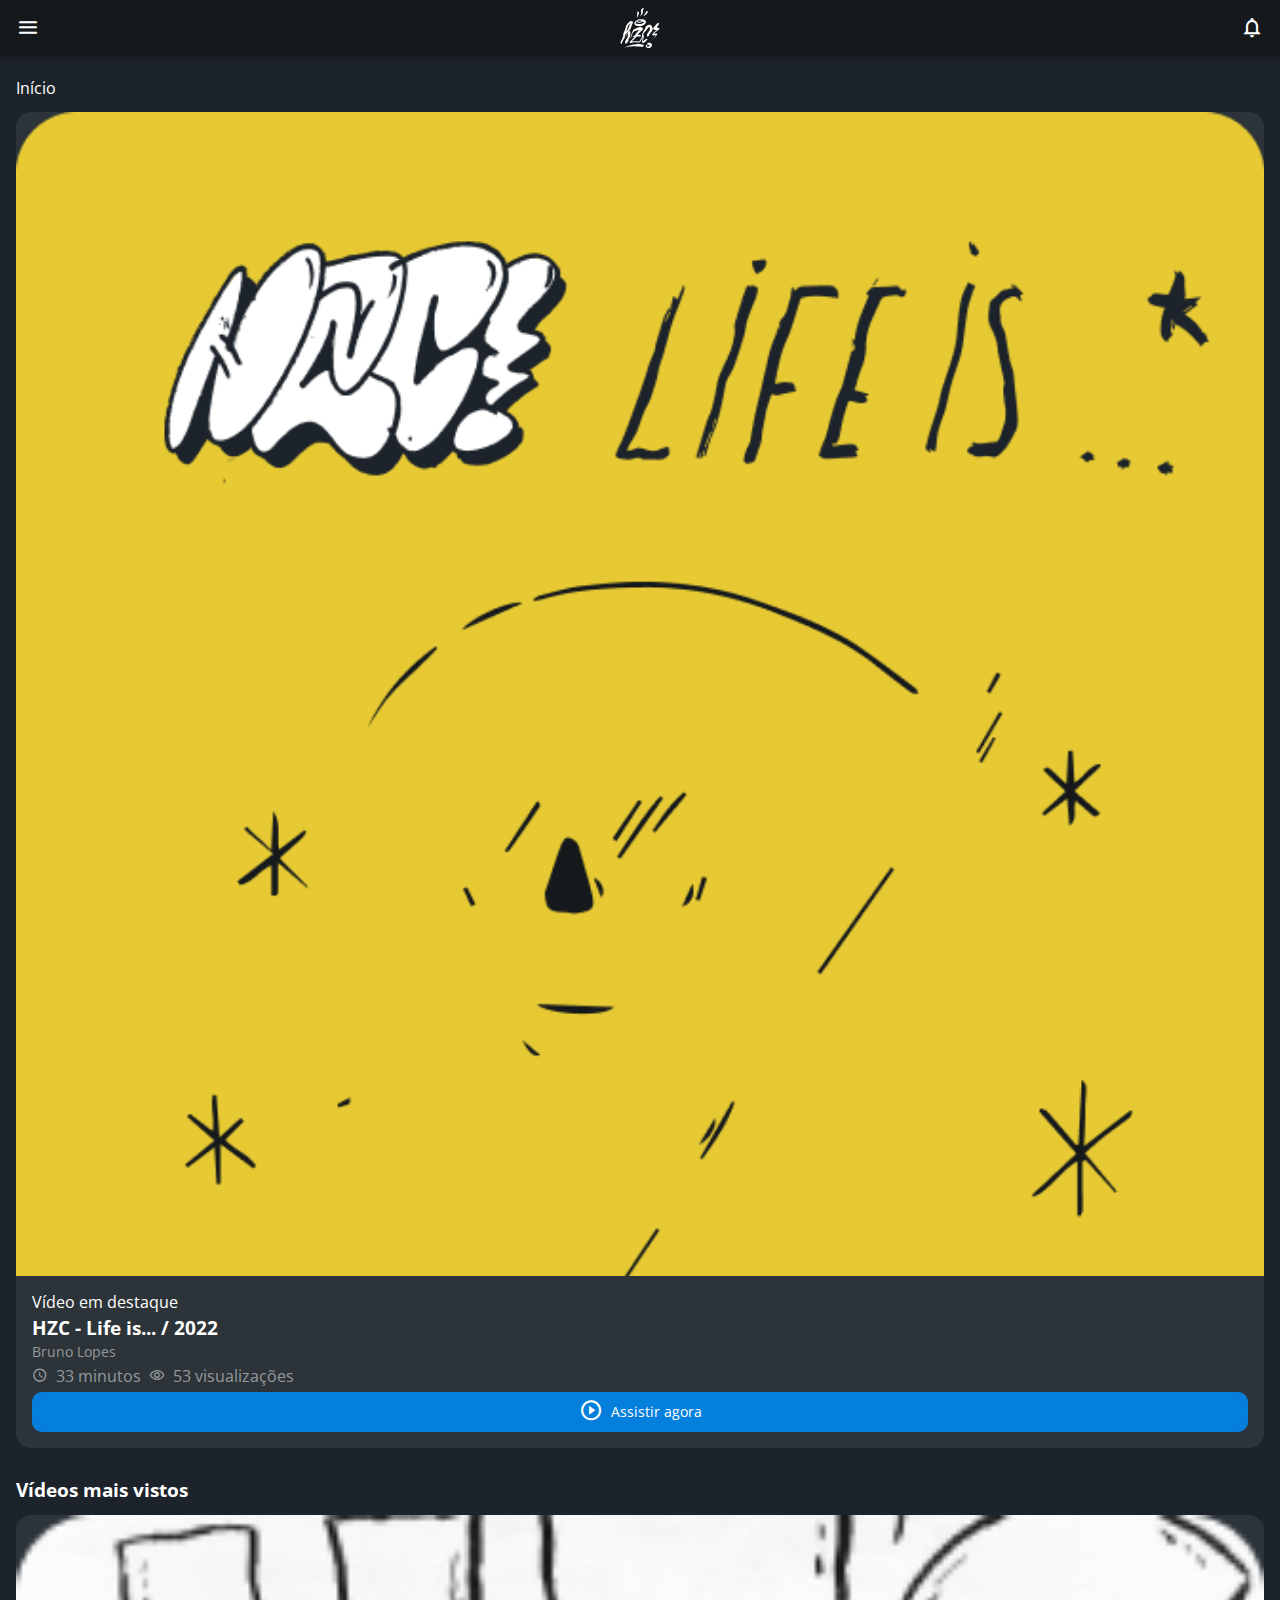
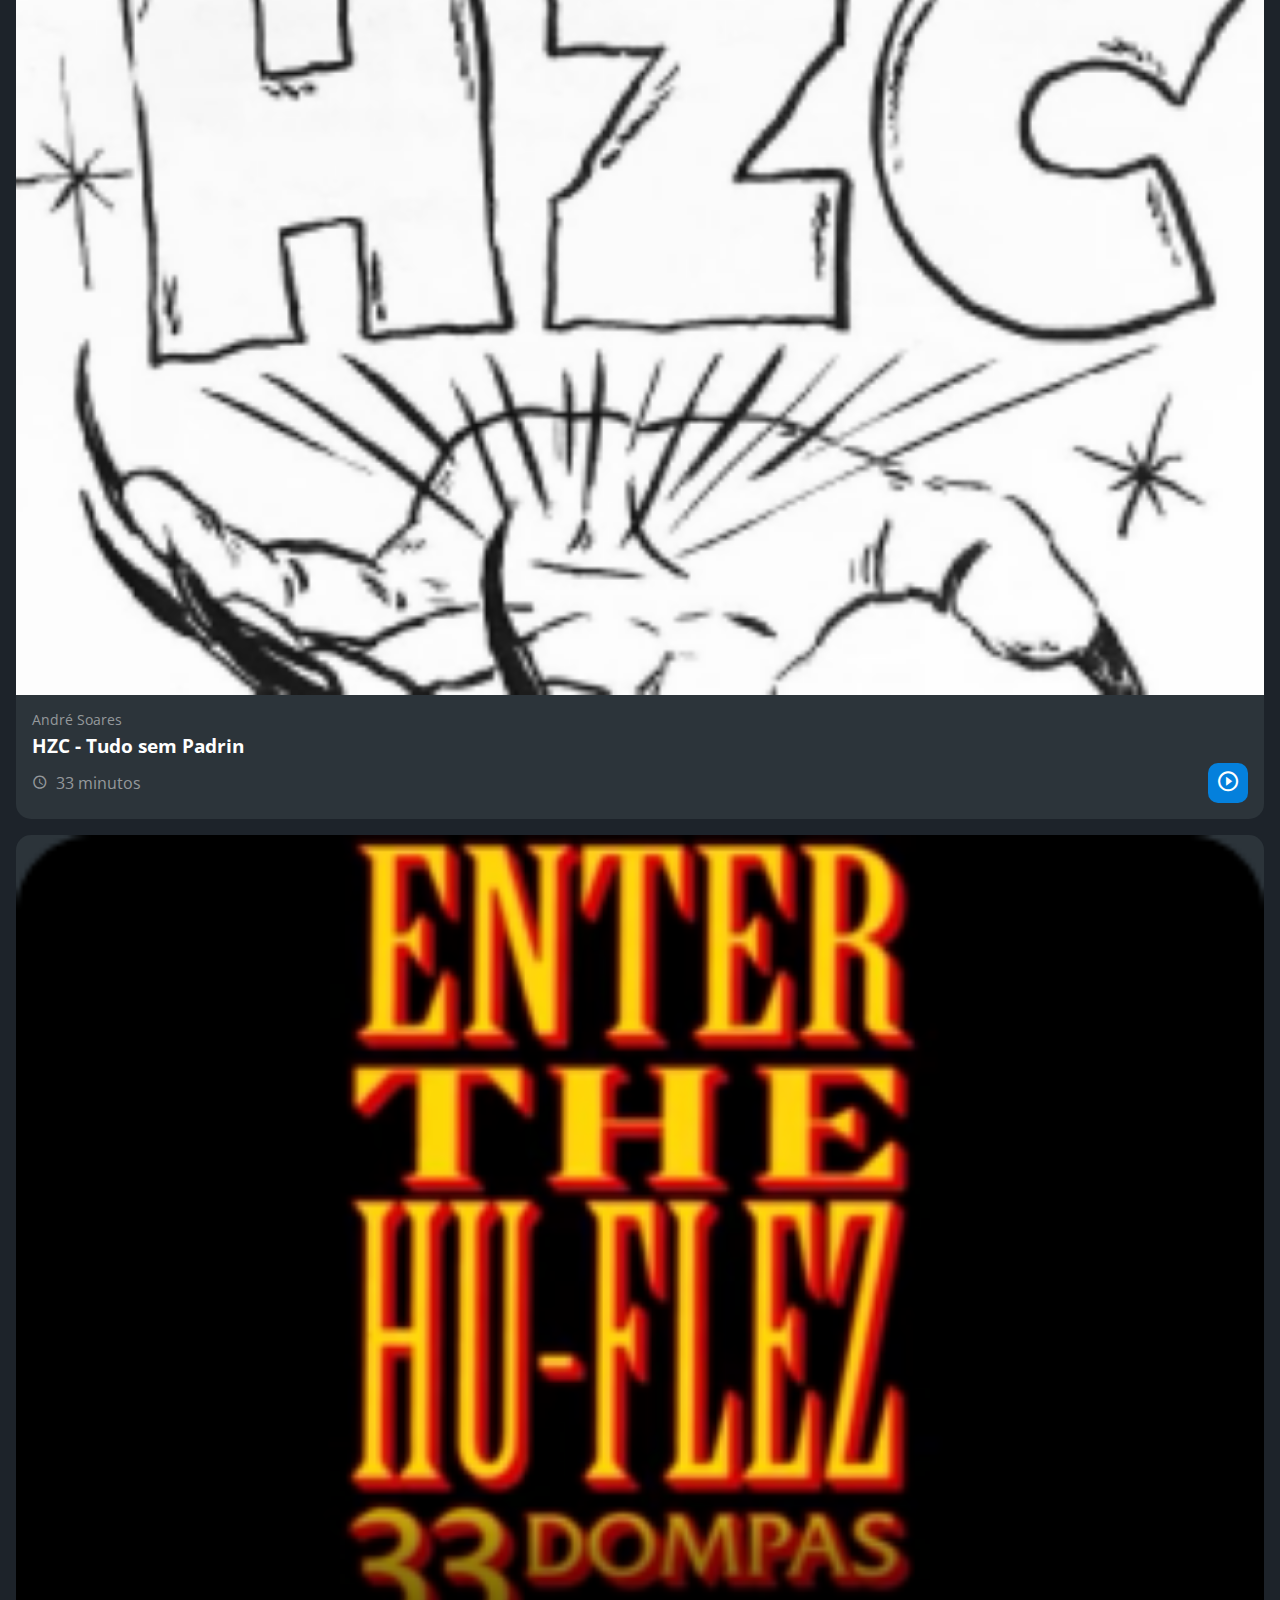
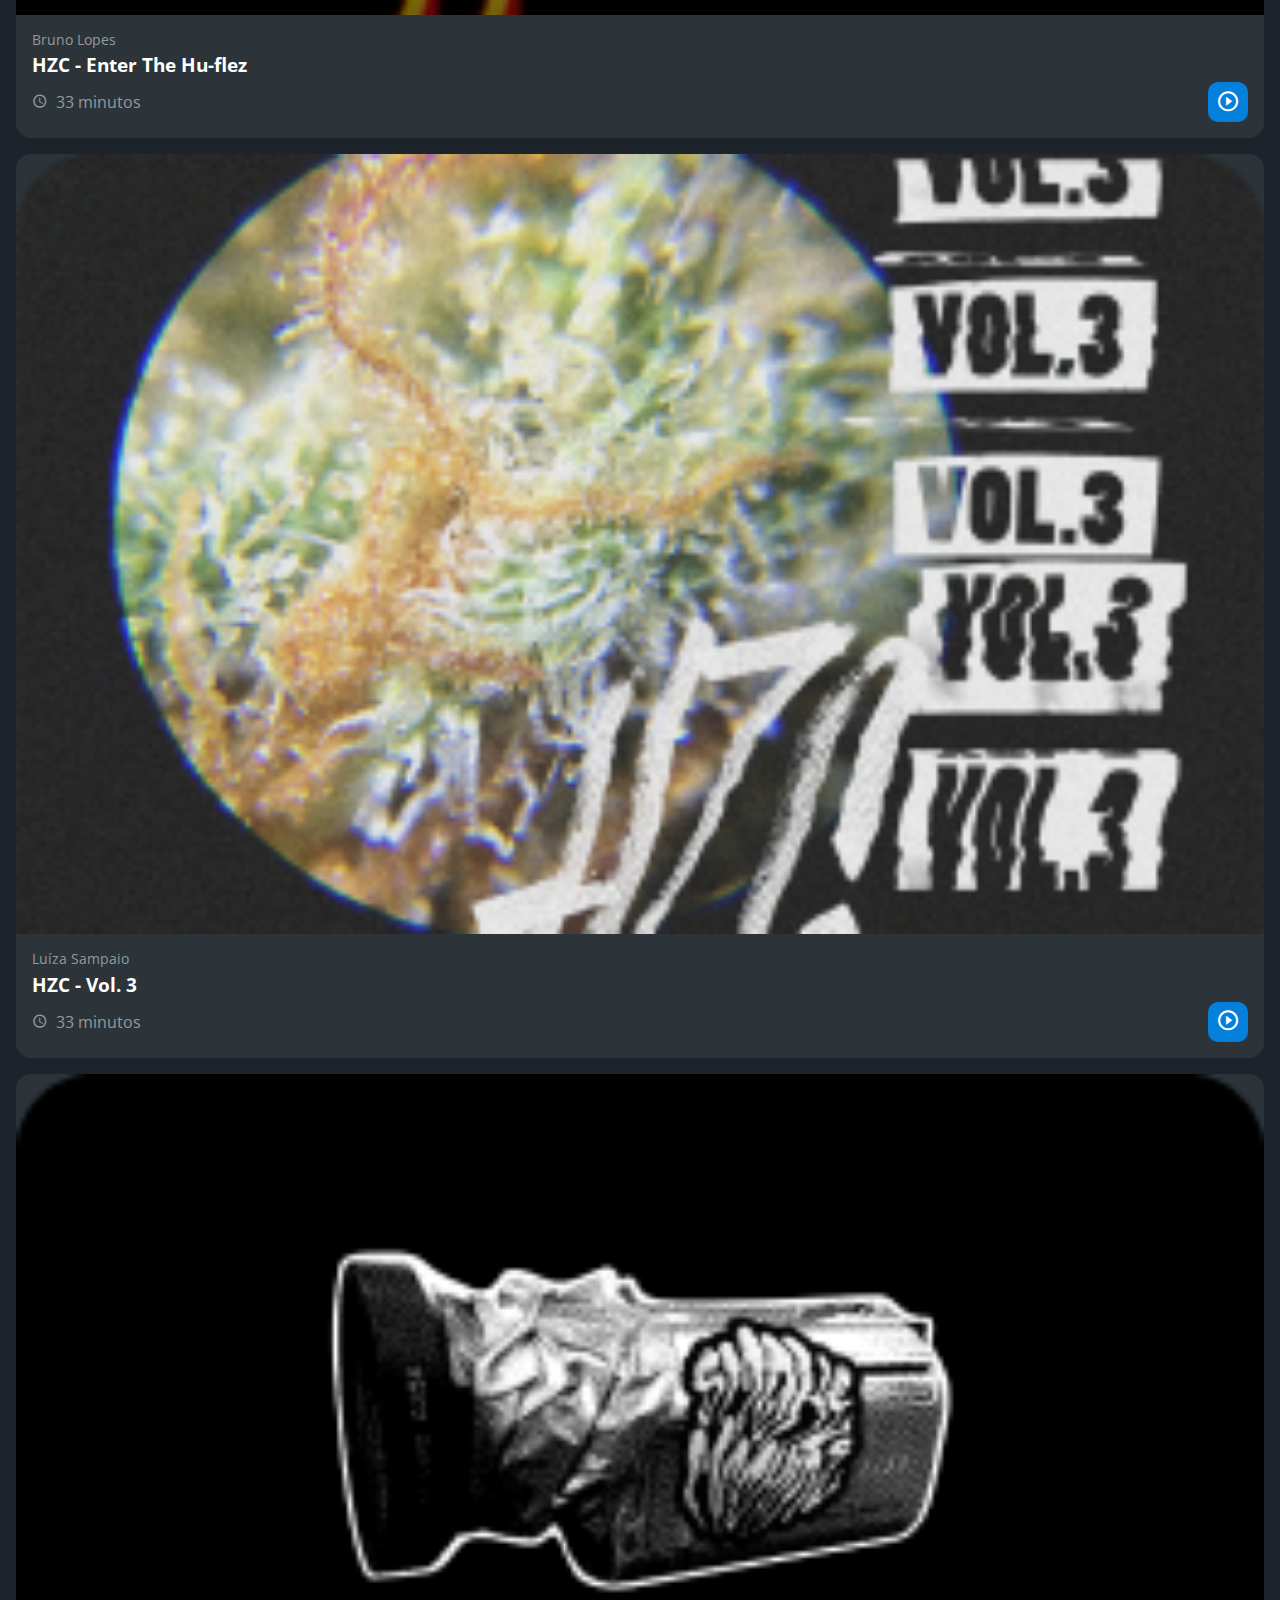
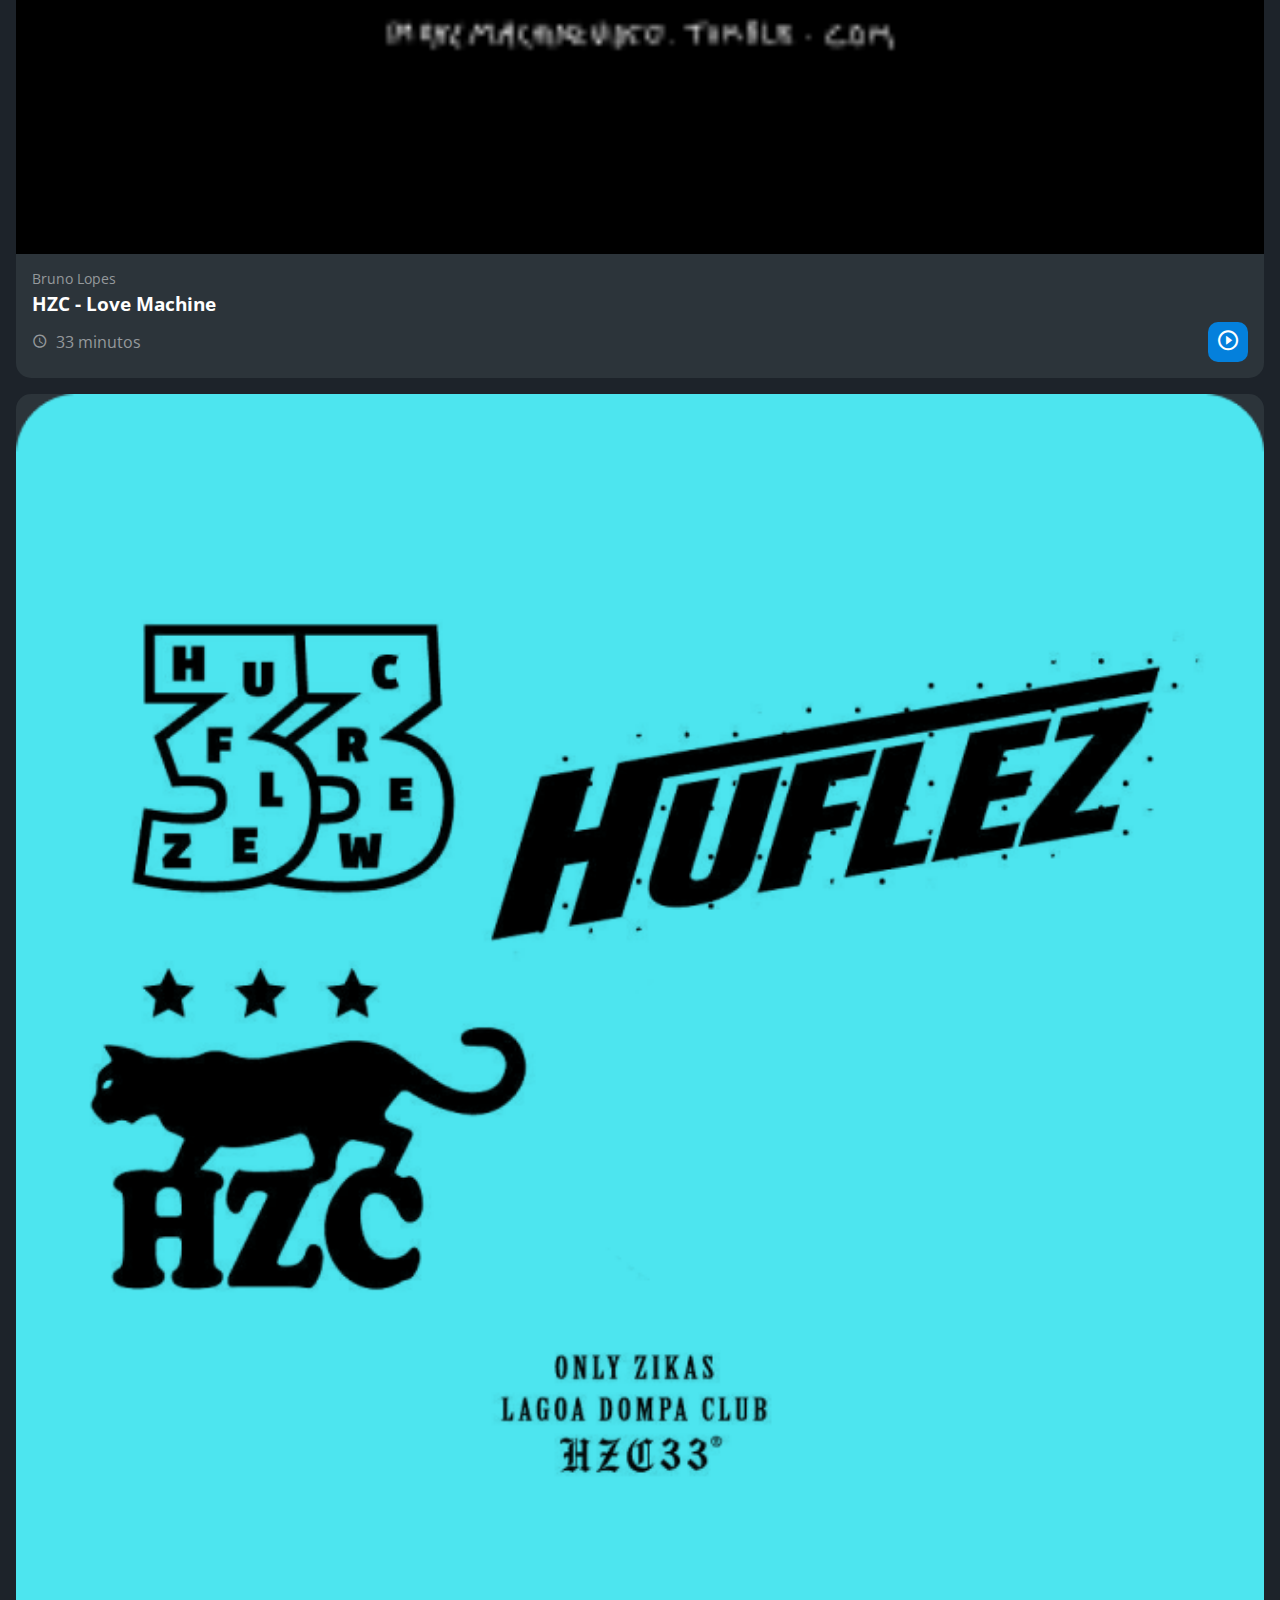
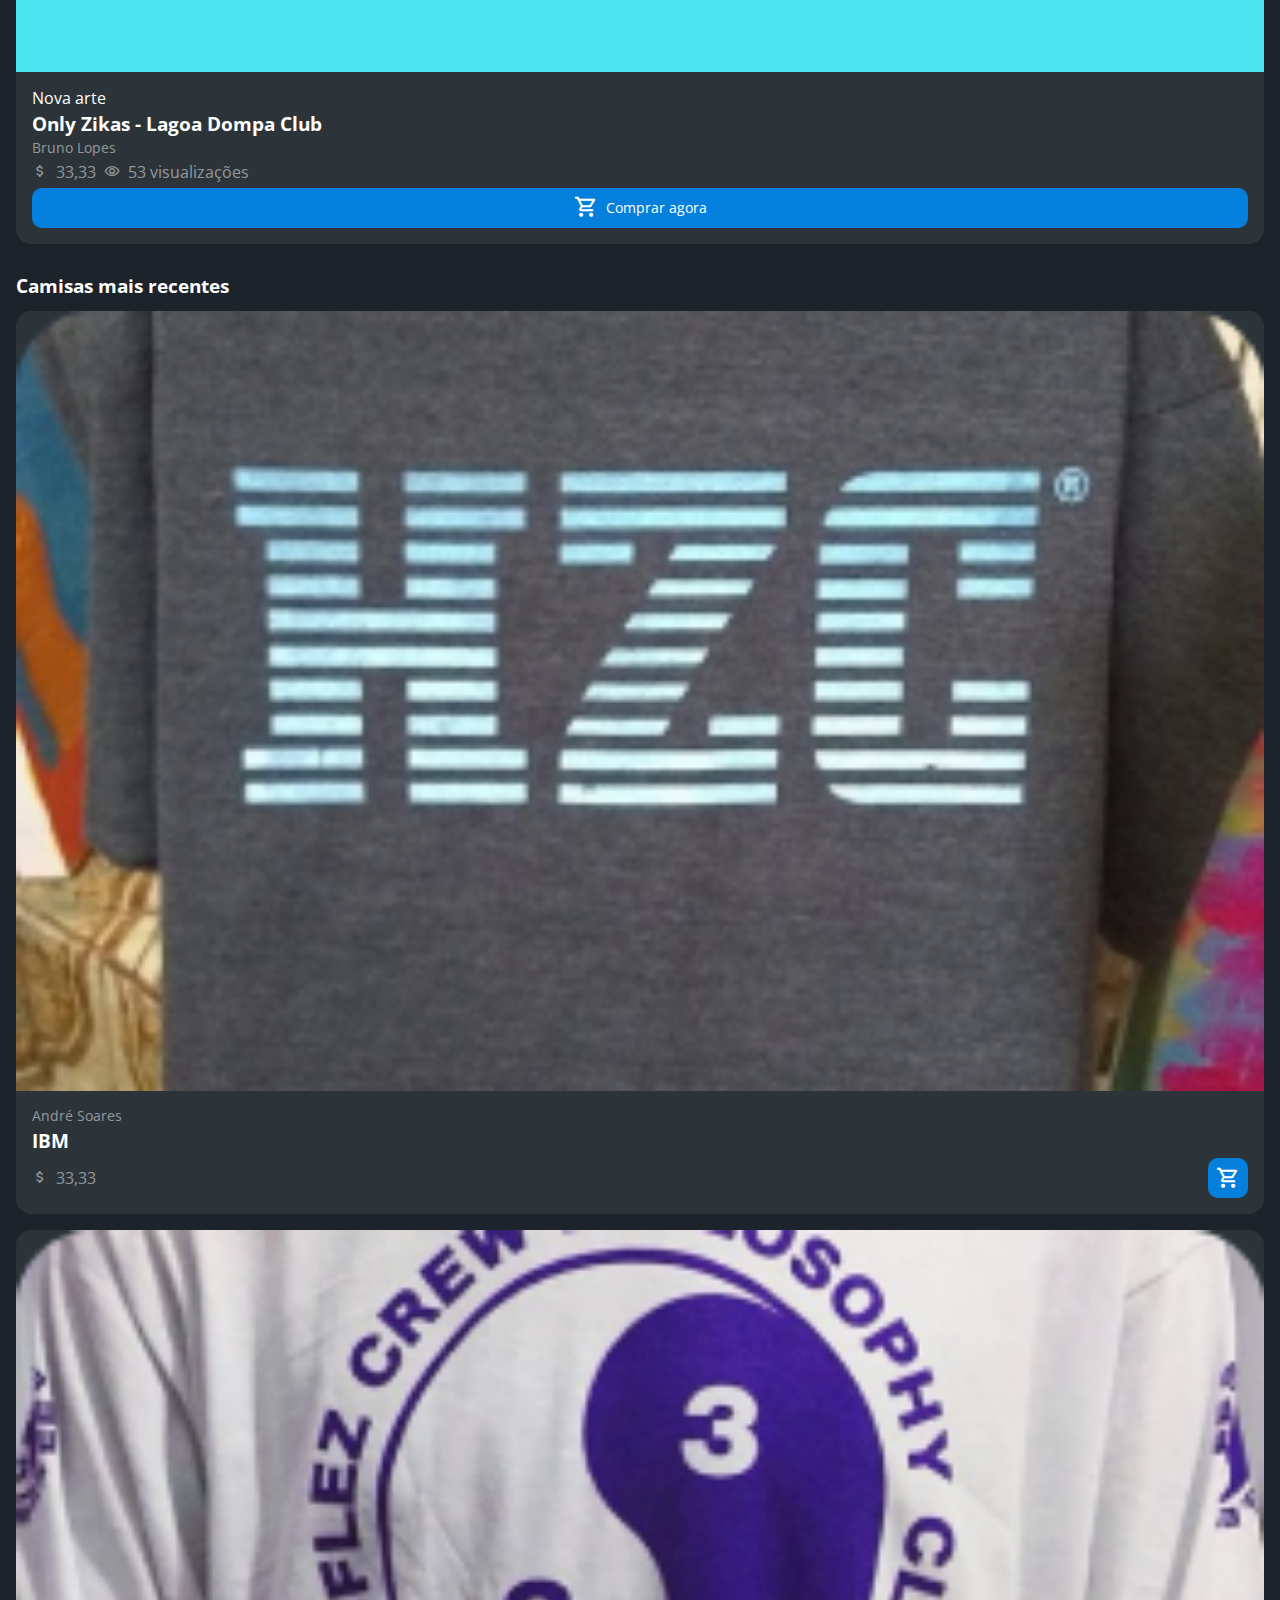
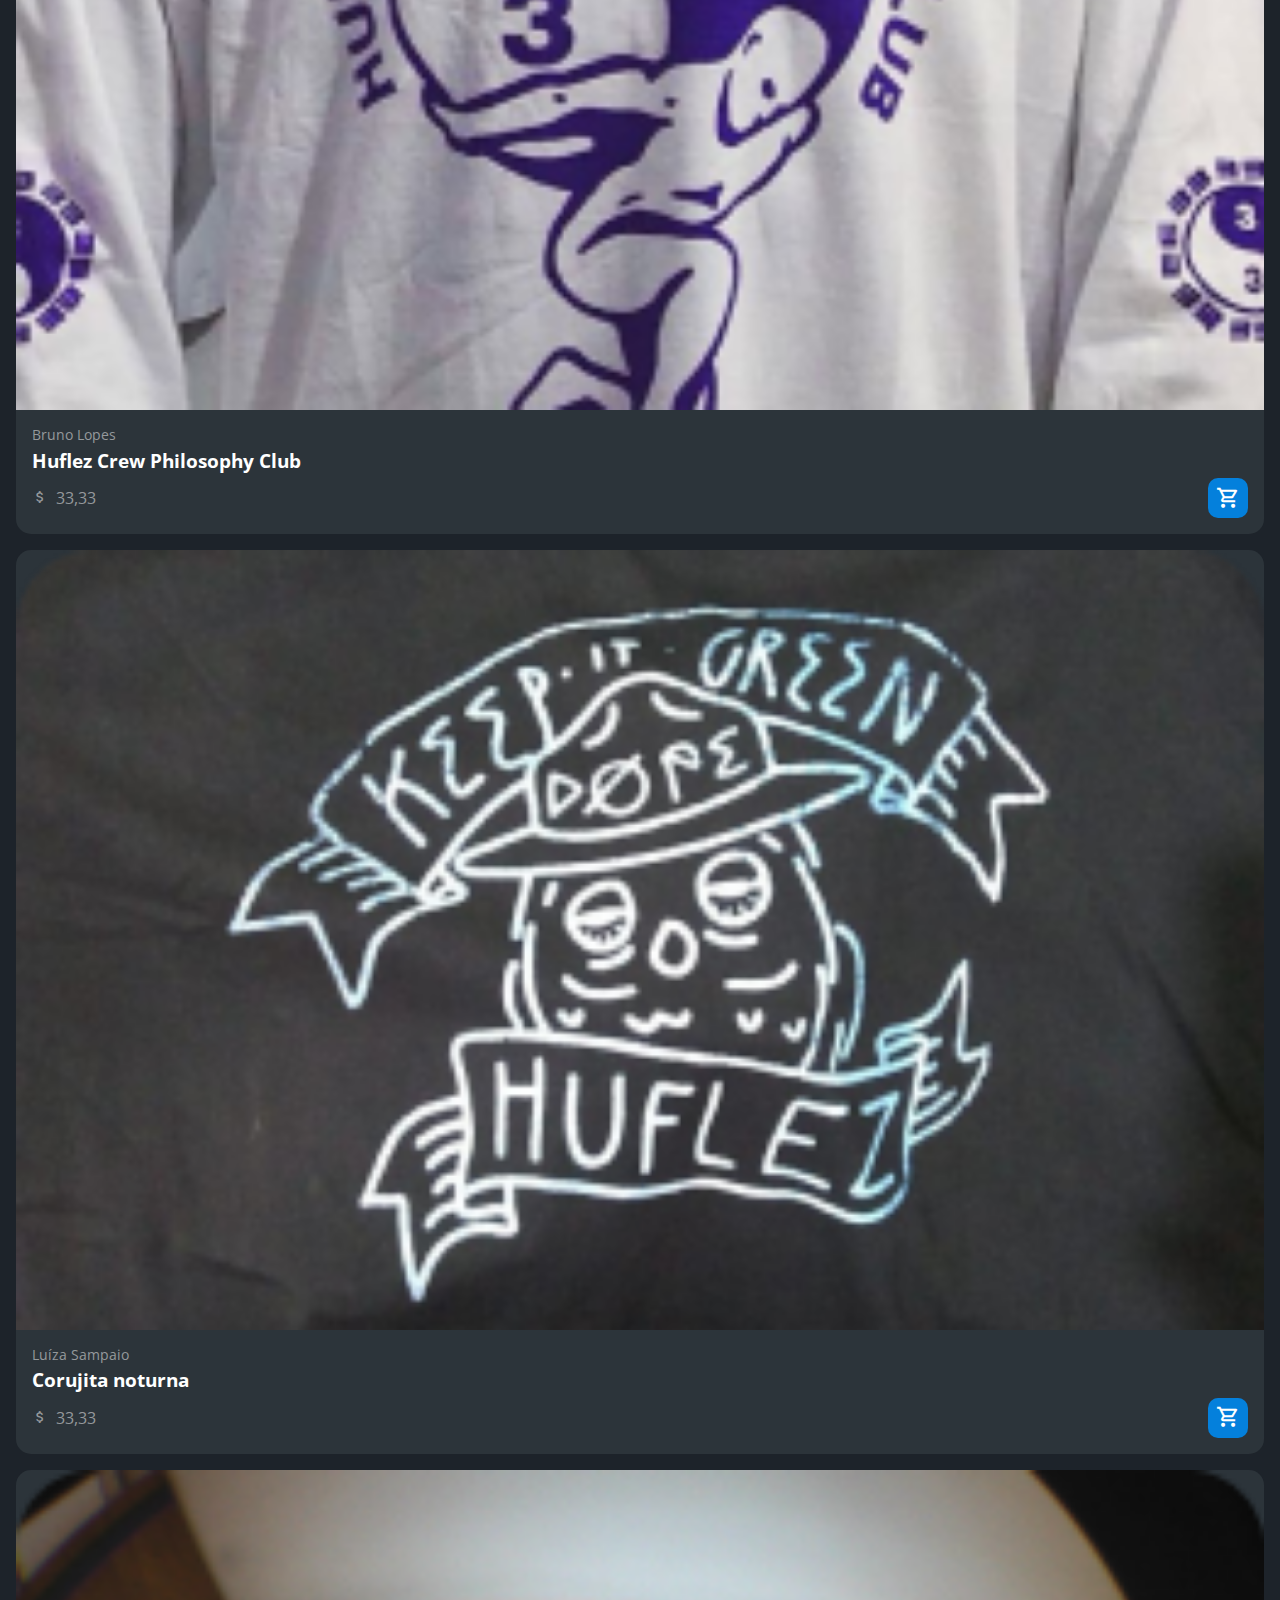
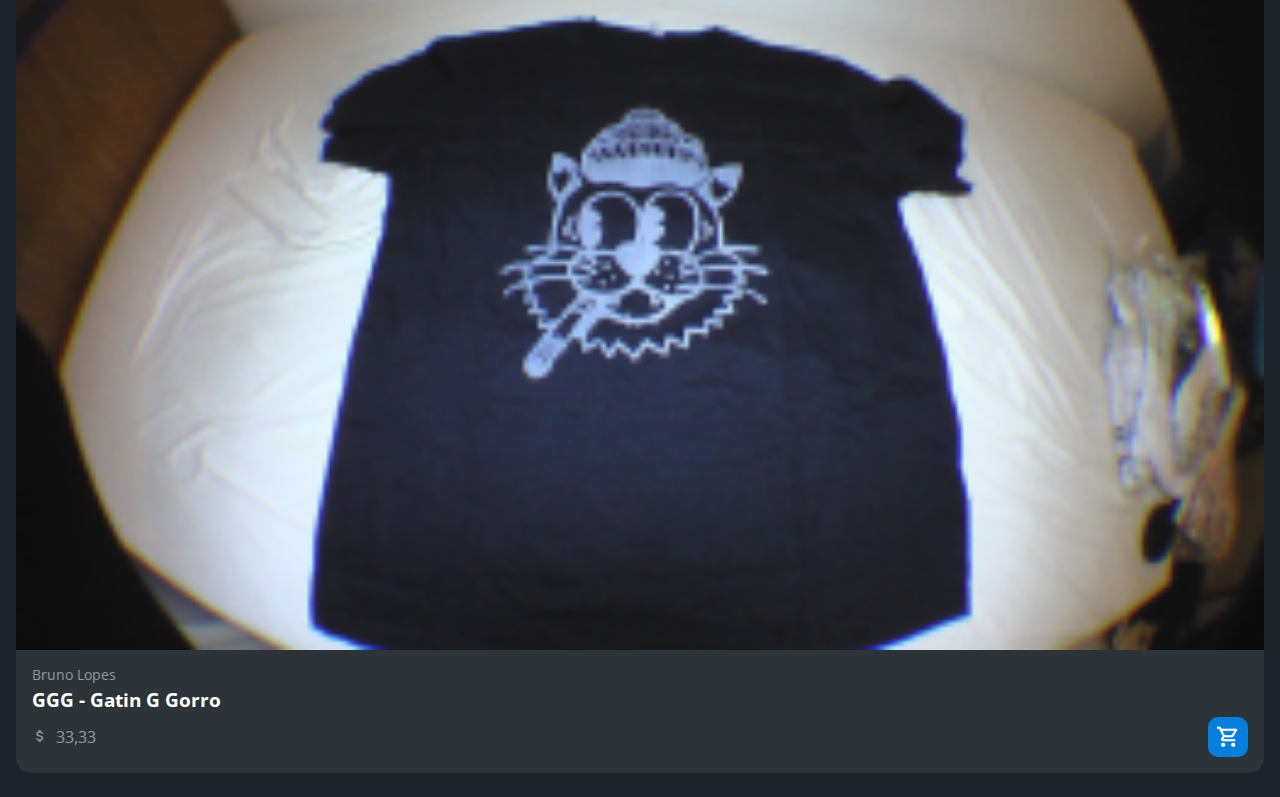
<file: index.html>
<!DOCTYPE html>
<html lang="pt-br">
<head>
    <meta charset="UTF-8">
    <meta http-equiv="X-UA-Compatible" content="IE=edge">
    <meta name="viewport" content="width=device-width, initial-scale=1.0">
    <title>AZC | Home</title>
    <link rel="preconnect" href="https://fonts.googleapis.com">
    <link rel="preconnect" href="https://fonts.gstatic.com" crossorigin>
    <link rel="stylesheet" href="https://fonts.googleapis.com/css2?family=Open+Sans:wght@400;600;700&display=swap">
    <link rel="stylesheet" href="css/reset.css">
    <link rel="stylesheet" href="css/style.css">
</head>
<body>
    <header class="cabecalho">
        <button class="cabecalho__menu" aria-label="Menu"><i></i></button>
        <img src="img/logo.svg" alt="Logotipo da HZC." class="cabecalho__logo">
        <p class="cabecalho__perfil">Bruno Lopes</p>
        <button class="cabecalho__notificacao" aria-label="Notificação"><i></i></button>
    </header>
    <nav class="menu-lateral">
        <img src="img/logo.svg" alt="Logotipo da AZC." class="menu-lateral__logo">
        <a href="#" class="menu-lateral__link menu-lateral__link--inicio menu-lateral__link--ativo">Início</a>
        <a href="#" class="menu-lateral__link menu-lateral__link--videos ">Vídeos</a>
        <a href="#" class="menu-lateral__link menu-lateral__link--picos">Picos</a>
        <a href="#" class="menu-lateral__link menu-lateral__link--integrantes">Integrantes</a>
        <a href="#" class="menu-lateral__link menu-lateral__link--camisas">Camisas</a>
        <a href="#" class="menu-lateral__link menu-lateral__link--pinturas">Pinturas</a>
    </nav>
    <main class="principal">
        <h2 class="titulo-paggina">Início</h2>
        <article class="cartao cartao--destaque destaque-video">
            <img src="img/banner-mobile_1.png" alt="Banner do Cartão" class="cartao__imagem cartao__imagem--mobile">
            <img src="img/banner_1.png" alt="Banner do Cartão" class="cartao__imagem cartao__imagem--desktop">
            <div class="cartao__conteudo">
                <p class="cartao__destaque">Vídeo em destaque</p>
                <h3 class="cartao__titulo">HZC - Life is... / 2022</h3>
                <p class="cartao__perfil">Bruno Lopes</p>
                <p class="cartao__info cartao__info--tempo">33 minutos</p>
                <p class="cartao__info cartao__info--visualizacao">53 visualizações</p>
                <button class="cartao__botao cartao__botao--play cartao__botao--destaque">Assistir agora</button>
            </div>
        </article>
        <article class="cartao cartao--recentes videos-recentes">
            <h3 class="cartao__titulo">Vídeos Recentes</h3>
            <a href="#" class="cartao__link">Ver todos</a>
            <ul class="cartao__lista">
                <li class="cartao__item">
                    <img src="img/miniatura_1.png" alt="Thumbnail" class="cartao__item-thumbnail">
                    <h4 class="cartao__item-titulo">HZC - Love Machine</h4>
                    <p class="cartao__item-perfil">Júlia Fonseca</p>
                </li>
                <li class="cartao__item">
                    <img src="img/miniatura_2.png" alt="Thumbnail" class="cartao__item-thumbnail">
                    <h4 class="cartao__item-titulo">HZC - Vol. 3</h4>
                    <p class="cartao__item-perfil">Júlia Fonseca</p>
                </li>
                <li class="cartao__item">
                    <img src="img/miniatura_3.png" alt="Thumbnail" class="cartao__item-thumbnail">
                    <h4 class="cartao__item-titulo">HZC - Pescaria na Urca</h4>
                    <p class="cartao__item-perfil">Júlia Fonseca</p>
                </li>
                <li class="cartao__item">
                    <img src="img/miniatura_4.png" alt="Thumbnail" class="cartao__item-thumbnail">
                    <h4 class="cartao__item-titulo">Vidalocagi - Guerreiros do Asfalto</h4>
                    <p class="cartao__item-perfil">Júlia Fonseca</p>
                </li>
                <li class="cartao__item">
                    <img src="img/miniatura_5.png" alt="Thumbnail" class="cartao__item-thumbnail">
                    <h4 class="cartao__item-titulo">Vidalocagi - Não importa o nível</h4>
                    <p class="cartao__item-perfil">Júlia Fonseca</p>
                </li>
            </ul>
        </article>
        <section class="secao secao-videos">
            <h3 class="titulo-secao">Vídeos mais vistos</h3>
            <article class="cartao">
                <img class="cartao__imagem" src="img/video_1.png" alt="Vídeo.">
                <div class="cartao__conteudo">
                    <p class="cartao__perfil">André Soares</p>
                    <h3 class="cartao__titulo">HZC - Tudo sem Padrin</h3>
                    <p class="cartao__info cartao__info--tempo">33 minutos</p>
                    <button class="cartao__botao cartao__botao--play" aria-label="Assistir agora."></button>
                </div>
            </article>
            <article class="cartao">
                <img class="cartao__imagem" src="img/video_2.png" alt="Vídeo.">
                <div class="cartao__conteudo">
                    <p class="cartao__perfil">Bruno Lopes</p>
                    <h3 class="cartao__titulo">HZC - Enter The Hu-flez</h3>
                    <p class="cartao__info cartao__info--tempo">33 minutos</p>
                    <button class="cartao__botao cartao__botao--play" aria-label="Assistir agora."></button>
                </div>
            </article>
            <article class="cartao">
                <img class="cartao__imagem" src="img/video_3.png" alt="Vídeo.">
                <div class="cartao__conteudo">
                    <p class="cartao__perfil">Luíza Sampaio</p>
                    <h3 class="cartao__titulo">HZC - Vol. 3</h3>
                    <p class="cartao__info cartao__info--tempo">33 minutos</p>
                    <button class="cartao__botao cartao__botao--play" aria-label="Assistir agora."></button>
                </div>
            </article>
            <article class="cartao">
                <img class="cartao__imagem" src="img/video_4.png" alt="Vídeo.">
                <div class="cartao__conteudo">
                    <p class="cartao__perfil">Bruno Lopes</p>
                    <h3 class="cartao__titulo">HZC - Love Machine</h3>
                    <p class="cartao__info cartao__info--tempo">33 minutos</p>
                    <button class="cartao__botao cartao__botao--play" aria-label="Assistir agora."></button>
                </div>
            </article>
        </section>
        <article class="cartao cartao--recentes produtos-recentes">
            <h3 class="cartao__titulo">Novas artes</h3>
            <a href="#" class="cartao__link">Ver todos</a>
            <ul class="cartao__lista">
                <li class="cartao__item">
                    <img src="img/miniatura_1.png" alt="Thumbnail" class="cartao__item-thumbnail">
                    <h4 class="cartao__item-titulo">Sem título 01</h4>
                    <p class="cartao__item-perfil">Antonio Tebyriçá</p>
                </li>
                <li class="cartao__item">
                    <img src="img/miniatura_2.png" alt="Thumbnail" class="cartao__item-thumbnail">
                    <h4 class="cartao__item-titulo">Sem título 02</h4>
                    <p class="cartao__item-perfil">Antonio Tebyriçá</p>
                </li>
                <li class="cartao__item">
                    <img src="img/miniatura_3.png" alt="Thumbnail" class="cartao__item-thumbnail">
                    <h4 class="cartao__item-titulo">Segurança</h4>
                    <p class="cartao__item-perfil">Raphael Gibson</p>
                </li>
                <li class="cartao__item">
                    <img src="img/miniatura_4.png" alt="Thumbnail" class="cartao__item-thumbnail">
                    <h4 class="cartao__item-titulo">Malunguisse</h4>
                    <p class="cartao__item-perfil">Carolina Canavarro</p>
                </li>
                <li class="cartao__item">
                    <img src="img/miniatura_5.png" alt="Thumbnail" class="cartao__item-thumbnail">
                    <h4 class="cartao__item-titulo">Coroa da converse</h4>
                    <p class="cartao__item-perfil">Nikolas de Murtas</p>
                </li>
            </ul>
        </article>
        <article class="cartao cartao--destaque destaque-produtos">
            <img class="cartao__imagem cartao__imagem--mobile" src="img/banner-mobile_2.png" alt="Banner do Cartão">
            <img class="cartao__imagem cartao__imagem--desktop" src="img/banner_2.png" alt="Banner do Cartão">
            <div class="cartao__conteudo">
                <p class="cartao__destaque">Nova arte</p>
                <h3 class="cartao__titulo">Only Zikas - Lagoa Dompa Club</h3>
                <p class="cartao__perfil">Bruno Lopes</p>
                <p class="cartao__info cartao__info--preco">33,33</p>
                <p class="cartao__info cartao__info--visualizacao">53 visualizações</p>
                <button class="cartao__botao cartao__botao--comprar cartao__botao--destaque">Comprar agora</button>
            </div>
        </article>
        <section class="secao secao-produtos">
            <h3 class="titulo-secao">Camisas mais recentes</h3>
            <article class="cartao">
                <img class="cartao__imagem" src="img/produto_1.png" alt="Vídeo.">
                <div class="cartao__conteudo">
                    <p class="cartao__perfil">André Soares</p>
                    <h3 class="cartao__titulo">IBM</h3>
                    <p class="cartao__info cartao__info--preco">33,33</p>
                    <button class="cartao__botao cartao__botao--comprar" aria-label="Comprar agora."></button>
                </div>
            </article>
            <article class="cartao">
                <img class="cartao__imagem" src="img/produto_2.png" alt="Vídeo.">
                <div class="cartao__conteudo">
                    <p class="cartao__perfil">Bruno Lopes</p>
                    <h3 class="cartao__titulo">Huflez Crew Philosophy Club</h3>
                    <p class="cartao__info cartao__info--preco">33,33</p>
                    <button class="cartao__botao cartao__botao--comprar" aria-label="Comprar agora."></button>
                </div>
            </article>
            <article class="cartao">
                <img class="cartao__imagem" src="img/produto_3.png" alt="Vídeo.">
                <div class="cartao__conteudo">
                    <p class="cartao__perfil">Luíza Sampaio</p>
                    <h3 class="cartao__titulo">Corujita noturna</h3>
                    <p class="cartao__info cartao__info--preco">33,33</p>
                    <button class="cartao__botao cartao__botao--comprar" aria-label="Comprar agora."></button>
                </div>
            </article>
            <article class="cartao">
                <img class="cartao__imagem" src="img/produto_4.png" alt="Vídeo.">
                <div class="cartao__conteudo">
                    <p class="cartao__perfil">Bruno Lopes</p>
                    <h3 class="cartao__titulo">GGG - Gatin G Gorro</h3>
                    <p class="cartao__info cartao__info--preco">33,33</p>
                    <button class="cartao__botao cartao__botao--comprar" aria-label="Comprar agora."></button>
                </div>
            </article>
        </section>
    </main>
    <script src="index.js"></script>
</body>
</html>
</file>
<file: css/style.css>
@font-face {
    font-family: 'icones';
    src: url(../font/icones.ttf);
}

body {
    background-color: #1D232A;
    font-family: 'Open Sans', 'icones', sans-serif;
    color: white;
}
@media screen and (min-width: 1440px) {
    body {
       display: grid;
       grid-template-columns: auto 1fr; 
    }
}
.cabecalho {
    display: flex;
    justify-content: space-between;
    align-items: center;
    background-color: #15191C;
    padding: 8px 16px;
    box-shadow: 0px 4px 4px rgba(0, 0, 0, 0.16);
}
.cabecalho__menu i::before {
    content: "\e904";
    font-size: 24px;
}
.cabecalho__notificacao i::before {
    content: "\e906";
    font-size: 24px;
}
.cabecalho__logo {
    width: 40px;
}
.cabecalho__perfil {
    display: none;
}
@media screen and (min-width: 1440px) {
    .cabecalho {
        background-color: #1D232A;
        display: grid;
        column-gap: 32px;
        grid-template-columns: 1fr auto;
        padding: 16px 60px;
        height: 80px;
        box-sizing: border-box;
        grid-column: 2;
    }
    .cabecalho__menu {
        display: none;
    }
    .cabecalho__logo {
        display: none;
    }
    .cabecalho__perfil {
        display: grid;
        grid-template-columns: repeat(3, auto);
        column-gap: 8px;
        align-items: center;
        justify-self: flex-end;
        color: #95999C;
        padding: 8px 32px;
        border-right: 1px solid #95999C;
    }
    .cabecalho__perfil::before {
        content: "";
        display: block;
        width: 32px;
        height: 32px;
        background-image: url(../img/profile_1.png);
        background-size: contain;
        background-repeat: no-repeat;
        background-position: center;
    }
    .cabecalho__perfil::after {
        content: "\e90d";
        color: white;
        font-size: 1.5rem;
    }
}
.menu-lateral {
    display: flex;
    flex-direction: column;
    background-color: #15191C;
    width: 75vw;
    height: 100vh;
    position: absolute;
    left: -200vh;
    transition: .25s;
}
.menu-lateral--ativo {
    left: 0;
    transition: .25s;
}
.menu-lateral__logo {
    width: 118px;
    align-self: center;
    padding: 16px;
}
.menu-lateral__link {
    height: 64px;
    color: #95999C;
    padding-left: 64px;
    display: flex;
    align-items: center;
}
.menu-lateral__link--ativo {
    color: white;
    padding-left: 56px;
    border-left: 8px solid white;
}
.menu-lateral__link::before {
    content: "";
    width: 24px;
    height: 24px;
    font-size: 24px;
    position: absolute;
    left: 24px;
}
.menu-lateral__link--inicio::before {
    content: "\e902";
}
.menu-lateral__link--videos::before {
    content: "\e90e";
}
.menu-lateral__link--picos::before {
    content: "\e909";
}
.menu-lateral__link--integrantes::before {
    content: "\e903";
}
.menu-lateral__link--camisas::before{
    content: "\e900";
}
.menu-lateral__link--pinturas::before {
    content: "\e90a";
}
@media screen and (min-width: 1440px) {
    .menu-lateral {
        position: static;
        width: 200px;
        grid-column: 1;
        grid-row: 1 / span 2;
    }
}
.principal {
    padding: 24px 16px;
    display: grid;
    gap: 16px;
}
.titulo-pagina {
    font-size: 1.5rem;
    font-weight: 700;
}
.titulo-secao {
    font-size: 1.2rem;
    font-weight: 700;
}
@media screen and (min-width: 1440px) {
    .principal {
        display: grid;
        grid-template-columns: auto 1fr auto;
        grid-template-areas: 
        "titulo-pagina titulo-pagina titulo-pagina"
        "destaque-video destaque-video videos-recentes"
        "secao-videos secao-videos secao-videos"
        "produtos-recentes destaque-produtos destaque-produtos"
        "secao-produtos secao-produtos secao-produtos"
        ;
        column-gap: 32px;
        padding: 16px 60px;
        grid-column: 2;
    }
    .titulo-secao {
        grid-column: span 4;
    }
}
.cartao {
    width: 100%;
    border-radius: 15px;
    overflow: hidden;
    background-color: #2C343A;
}
.cartao__imagem--desktop {
    display: none;
}
.cartao--destaque {
    margin-bottom: 16px;
}
.cartao__conteudo {
    padding: 16px;
    display: grid;
    grid-template-columns: auto 1fr;
    gap: 8px;
}
.cartao__destaque {
    grid-column: span 2;
}
.cartao__titulo {
    font-size: 1.2rem;
    font-weight: 700;
    grid-column: span 2;
}
.cartao__perfil {
    color: #95999C;
    font-size: 0.9rem;
    grid-column: span 2;
}
.cartao__info {
    display: flex;
    align-items: center;
    color: #95999C;
}
.cartao__info--tempo::before {
    content: "\e90c";
    margin-right: 8px;
}
.cartao__info--visualizacao::before {
    content: "\e90f";
    margin-right: 8px;
}
.cartao__info--preco::before {
    content: "\e905";
    margin-right: 8px;
}
.cartao__botao {
    display: flex;
    justify-content: center;
    align-items: center;
    background-color: #0480DC;
    width: 40px;
    height: 40px;
    border-radius: 10px;
    font-size: 0.9rem;
    justify-self: flex-end;
}
.cartao__botao--play::before {
    content: "\e90b";
    font-size: 24px;
}
.cartao__botao--destaque {
    width: 100%;
    grid-column: span 2;
}
.cartao__botao--destaque::before {
    margin-right: 8px;
}
.cartao--recentes {
    display: none;
}
@media screen and (min-width: 1440px) {
    .cartao--destaque {
        margin-bottom: 0;
    }
    .cartao__imagem--mobile {
        display: none;
    }
    .cartao__imagem--desktop {
        display: block;
    }
    .cartao__botao--destaque {
        grid-column: auto;
        padding: 16px 8px;
    }
    .cartao--recentes {
        display: grid;
        grid-template-columns: auto auto;
        align-items: center;
        row-gap: 24px;
        width: 256px;
        padding: 16px;
        box-sizing: border-box;
        align-self: flex-start;
    }
    .cartao--recentes .cartao__titulo {
        grid-column: auto;
    }
    .cartao__link {
        font-size: 0.8rem;
        font-weight: 600;
        color: #0480DC;
        justify-self: flex-end;
    }
    .cartao__lista {
        display: grid;
        row-gap: 16px;
        grid-column: span 2;
    }
    .cartao__item {
        display: grid;
        grid-template-columns: auto 1fr;
        gap: 8px;
    }
    .cartao__item-thumbnail {
        width: 32px;
        grid-row: span 2;
    }
    .cartao__item-titulo {
        font-size: 0.9rem;
        line-height: 1.2rem;
        font-weight: 700;
    }
    .cartao__item-perfil {
        font-size: 0.8rem;
        color: #95999C;
    }
}
.cartao__botao--comprar::before {
    content: "\e901";
    font-size: 24px;
}
.secao {
    display: grid;
    gap: 16px;
}
@media screen and (min-width: 1440px) {
    .secao {
        grid-template-columns: repeat(4, 1fr);
    }
    .destaque-video {
    grid-area: destaque-video;
    }
    .videos-recentes {
        grid-area: videos-recentes;
    }
    .secao-videos {
        grid-area: secao-videos;
    }
    .destaque-produtos {
        grid-area: destaque-produtos;
    }
    .produtos-recentes {
        grid-area: produtos-recentes;
    }
    .secao-produtos { 
        grid-area: secao-produtos;
    }
}
</file>
